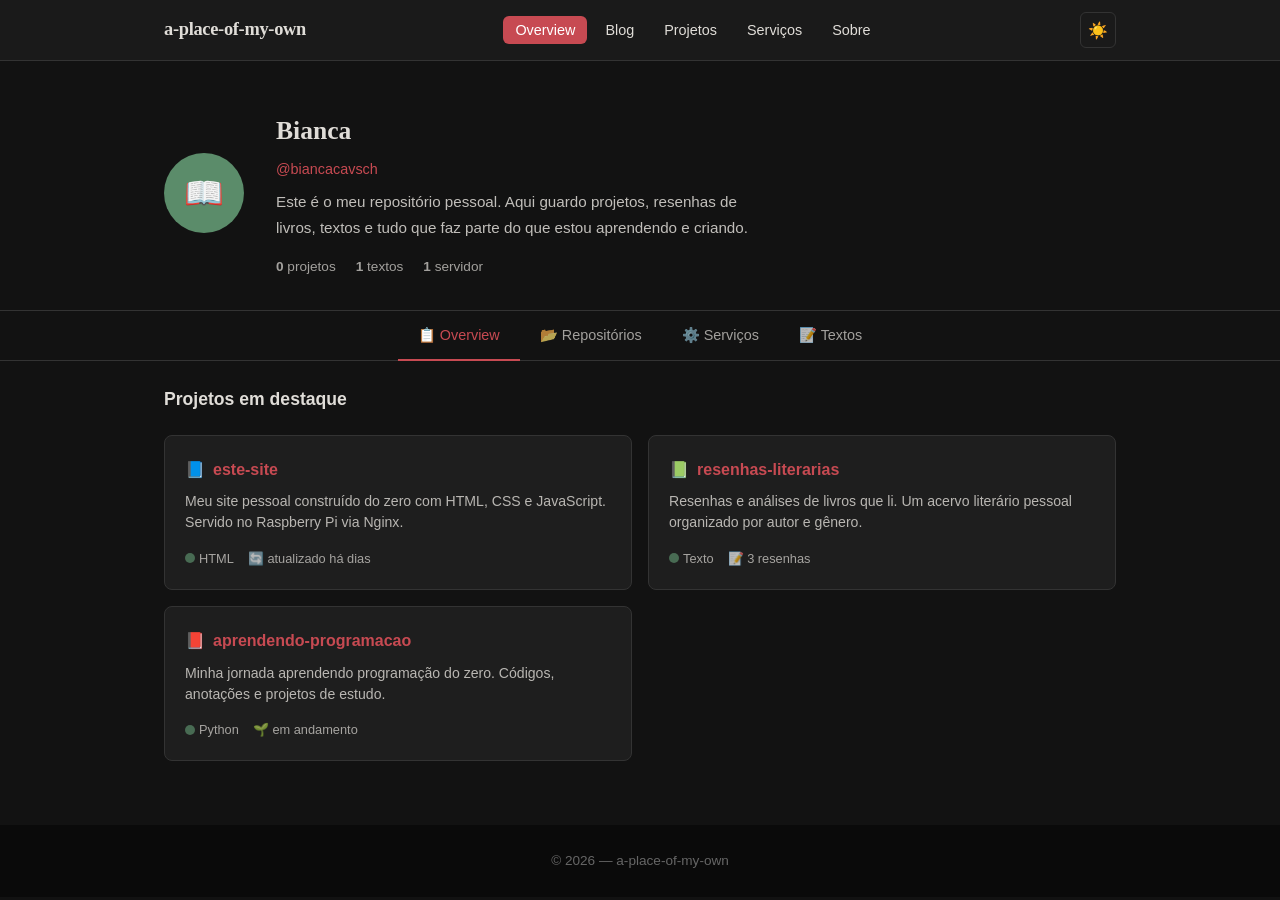
<file: index.html>
<!DOCTYPE html>
<html lang="pt-BR" data-theme="dark">
<head>
  <meta charset="UTF-8">
  <meta name="viewport" content="width=device-width, initial-scale=1.0">
  <title>A Place of My Own</title>
  <script src="js/cache-buster.js"></script>
</head>
<body>

  <header>
    <div class="container header-flex">
      <a href="index.html" class="logo">a-place-of-my-own</a>
      <nav>
        <ul class="menu">
          <li><a href="index.html" class="ativo">Overview</a></li>
          <li><a href="blog.html">Blog</a></li>
          <li><a href="projetos.html">Projetos</a></li>
          <li><a href="servicos.html">Serviços</a></li>
          <li><a href="sobre.html">Sobre</a></li>
        </ul>
      </nav>
      <button id="toggle-tema" aria-label="Alternar tema">☀️</button>
    </div>
  </header>

  <main>
    <section class="perfil">
      <div class="container perfil-flex">
        <div class="perfil-avatar">📖</div>
        <div class="perfil-info">
          <h1>Bianca</h1>
          <div class="handle">@biancacavsch</div>
          <p class="bio">
            Este é o meu repositório pessoal. Aqui guardo projetos, resenhas de livros,
            textos e tudo que faz parte do que estou aprendendo e criando.
          </p>
          <div class="perfil-stats">
            <span><strong id="repo-count">0</strong> projetos</span>
            <span><strong id="post-count">0</strong> textos</span>
            <span><strong>1</strong> servidor</span>
          </div>
        </div>
      </div>
    </section>

    <nav class="aba-nav">
      <div class="container" style="display:flex;">
        <a href="index.html" class="ativo">📋 Overview</a>
        <a href="projetos.html">📂 Repositórios</a>
        <a href="servicos.html">⚙️ Serviços</a>
        <a href="blog.html">📝 Textos</a>
      </div>
    </nav>

    <section class="repo-list">
      <div class="container">
        <div class="repo-list-header">
          <h2>Projetos em destaque</h2>
        </div>
        <div class="repo-grid" id="home-repos">
          <div class="repo-card">
            <div class="repo-card-top">
              <span class="repo-icone">📘</span>
              <h3><a href="projetos.html">este-site</a></h3>
            </div>
            <p class="repo-desc">
              Meu site pessoal construído do zero com HTML, CSS e JavaScript.
              Servido no Raspberry Pi via Nginx.
            </p>
            <div class="repo-meta">
              <span class="repo-linguagem">HTML</span>
              <span>🔄 atualizado há dias</span>
            </div>
          </div>

          <div class="repo-card">
            <div class="repo-card-top">
              <span class="repo-icone">📗</span>
              <h3><a href="blog.html">resenhas-literarias</a></h3>
            </div>
            <p class="repo-desc">
              Resenhas e análises de livros que li. Um acervo literário
              pessoal organizado por autor e gênero.
            </p>
            <div class="repo-meta">
              <span class="repo-linguagem">Texto</span>
              <span>📝 3 resenhas</span>
            </div>
          </div>

          <div class="repo-card">
            <div class="repo-card-top">
              <span class="repo-icone">📕</span>
              <h3><a href="sobre.html">aprendendo-programacao</a></h3>
            </div>
            <p class="repo-desc">
              Minha jornada aprendendo programação do zero. Códigos,
              anotações e projetos de estudo.
            </p>
            <div class="repo-meta">
              <span class="repo-linguagem">Python</span>
              <span>🌱 em andamento</span>
            </div>
          </div>
        </div>
      </div>
    </section>
  </main>

  <script>
    fetch("data/posts.json").then(r => r.json()).then(p => {
      document.getElementById("post-count").textContent = p.length;
    }).catch(() => {});
  </script>

  <footer>
    <div class="container">
      <p>&copy; 2026 — a-place-of-my-own</p>
    </div>
  </footer>

  <script src="js/main.js"></script>
</body>
</html>
</file>
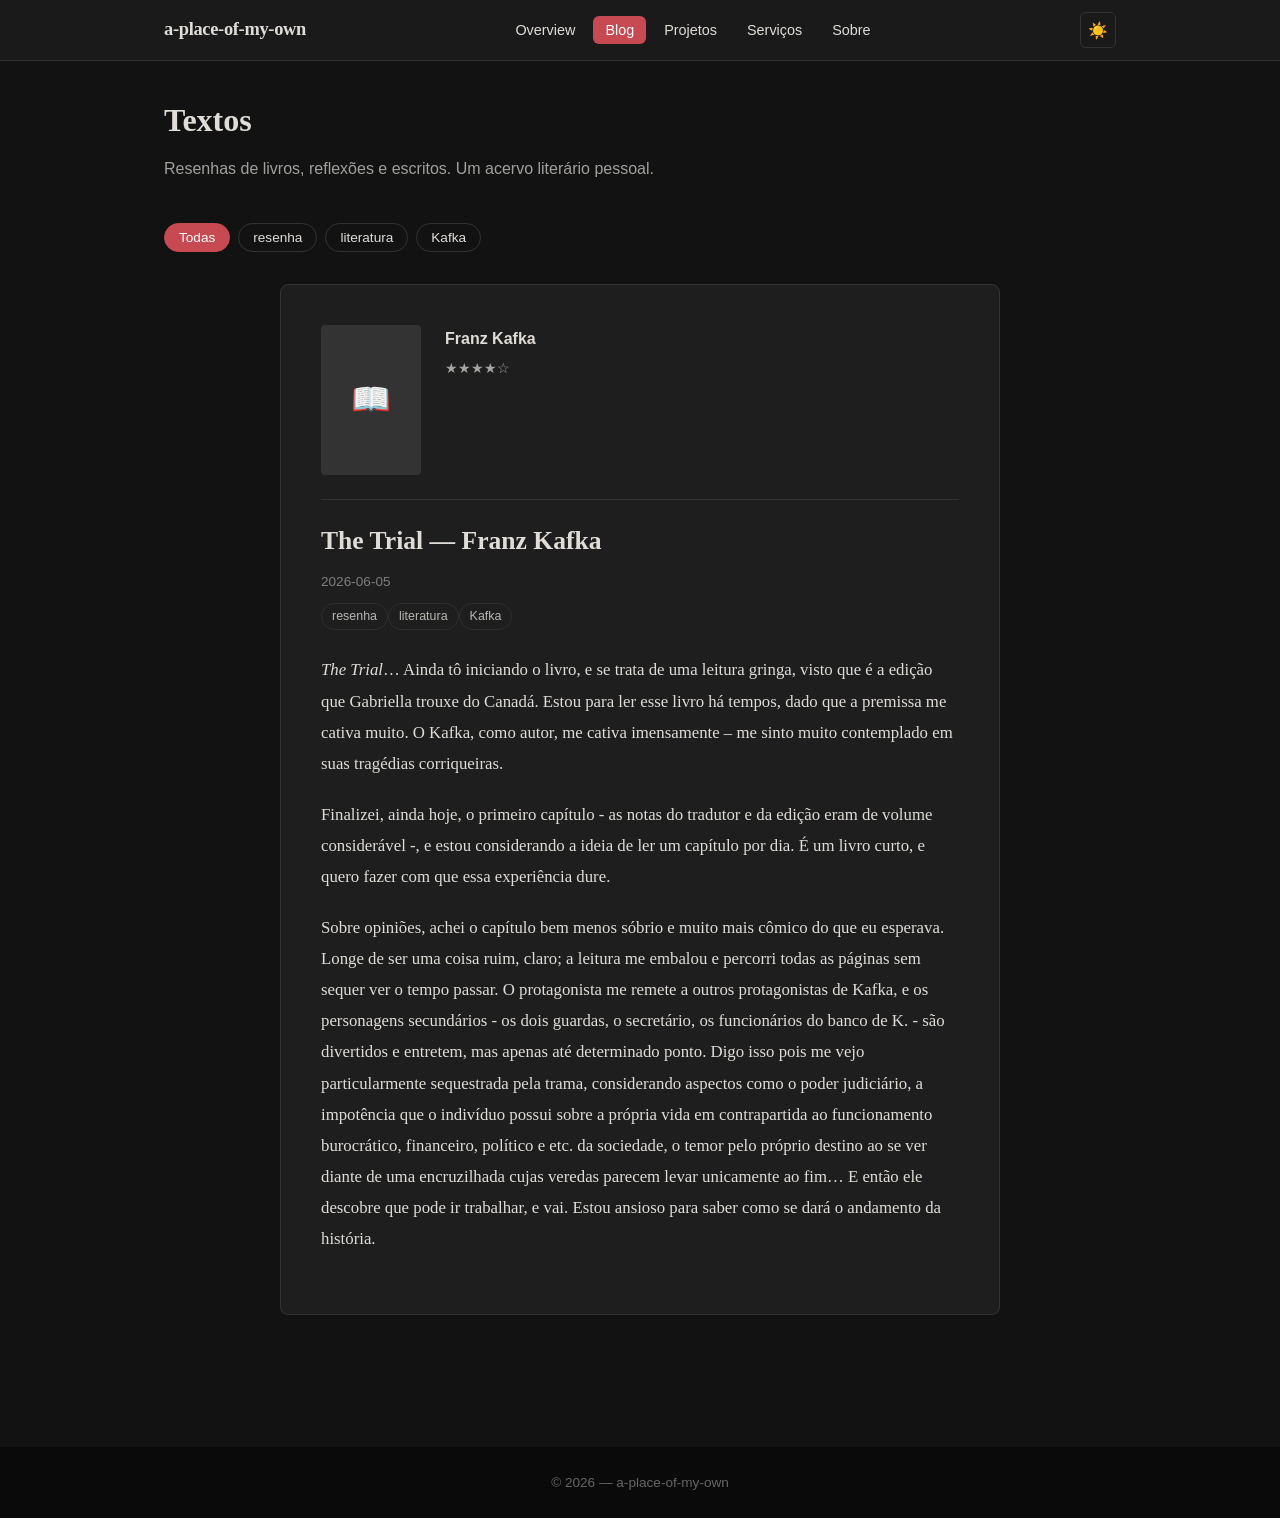
<file: blog.html>
<!DOCTYPE html>
<html lang="pt-BR" data-theme="dark">
<head>
  <meta charset="UTF-8">
  <meta name="viewport" content="width=device-width, initial-scale=1.0">
  <title>Textos — A Place of My Own</title>
  <script src="js/cache-buster.js"></script>
</head>
<body>

  <header>
    <div class="container header-flex">
      <a href="index.html" class="logo">a-place-of-my-own</a>
      <nav>
        <ul class="menu">
          <li><a href="index.html">Overview</a></li>
          <li><a href="blog.html" class="ativo">Blog</a></li>
          <li><a href="projetos.html">Projetos</a></li>
          <li><a href="servicos.html">Serviços</a></li>
          <li><a href="sobre.html">Sobre</a></li>
        </ul>
      </nav>
      <button id="toggle-tema" aria-label="Alternar tema">☀️</button>
    </div>
  </header>

  <main>
    <section class="pagina-blog">
      <div class="container">
        <div class="blog-header">
          <h1>Textos</h1>
          <p class="subtitulo">
            Resenhas de livros, reflexões e escritos. Um acervo literário pessoal.
          </p>
        </div>

        <div class="blog-filtro" id="filtro-tags">
          <button class="ativo" data-filtro="todas">Todas</button>
        </div>

        <div id="lista-posts">
          <p class="carregando">Carregando textos...</p>
        </div>
      </div>
    </section>
  </main>

  <footer>
    <div class="container">
      <p>&copy; 2026 — a-place-of-my-own</p>
    </div>
  </footer>

  <script src="js/main.js"></script>
  <script src="js/blog.js"></script>
</body>
</html>
</file>
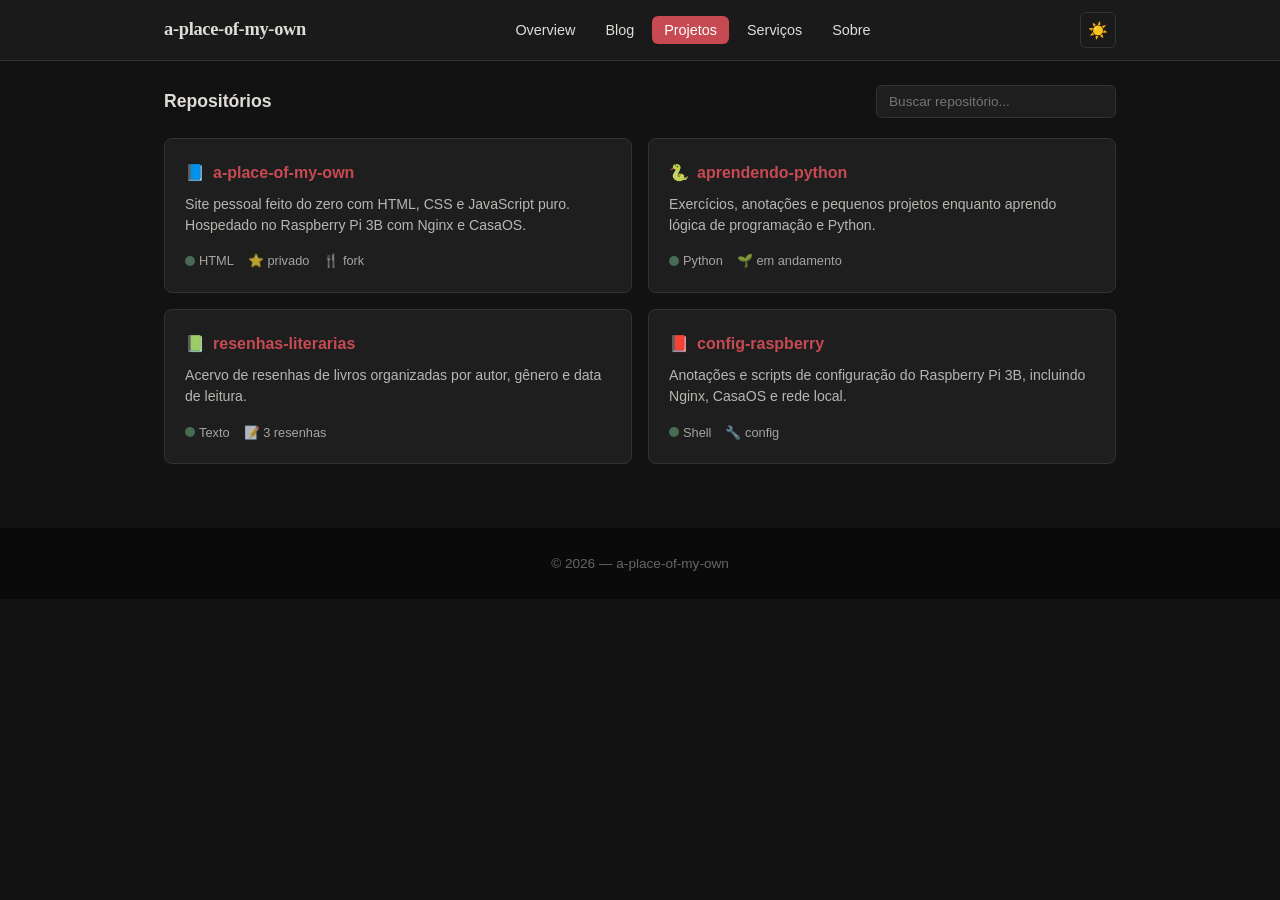
<file: projetos.html>
<!DOCTYPE html>
<html lang="pt-BR" data-theme="dark">
<head>
  <meta charset="UTF-8">
  <meta name="viewport" content="width=device-width, initial-scale=1.0">
  <title>Projetos — A Place of My Own</title>
  <script src="js/cache-buster.js"></script>
</head>
<body>

  <header>
    <div class="container header-flex">
      <a href="index.html" class="logo">a-place-of-my-own</a>
      <nav>
        <ul class="menu">
          <li><a href="index.html">Overview</a></li>
          <li><a href="blog.html">Blog</a></li>
          <li><a href="projetos.html" class="ativo">Projetos</a></li>
          <li><a href="servicos.html">Serviços</a></li>
          <li><a href="sobre.html">Sobre</a></li>
        </ul>
      </nav>
      <button id="toggle-tema" aria-label="Alternar tema">☀️</button>
    </div>
  </header>

  <main>
    <section class="repo-list">
      <div class="container">
        <div class="repo-list-header">
          <h2>Repositórios</h2>
          <input type="text" class="repo-search" id="filtro-repos" placeholder="Buscar repositório...">
        </div>

        <div class="repo-grid" id="lista-projetos">
          <div class="repo-card">
            <div class="repo-card-top">
              <span class="repo-icone">📘</span>
              <h3><a href="https://github.com/biancacavsch/a-place-of-my-own" target="_blank">a-place-of-my-own</a></h3>
            </div>
            <p class="repo-desc">
              Site pessoal feito do zero com HTML, CSS e JavaScript puro.
              Hospedado no Raspberry Pi 3B com Nginx e CasaOS.
            </p>
            <div class="repo-meta">
              <span class="repo-linguagem">HTML</span>
              <span>⭐ privado</span>
              <span>🍴 fork</span>
            </div>
          </div>

          <div class="repo-card">
            <div class="repo-card-top">
              <span class="repo-icone">🐍</span>
              <h3>aprendendo-python</h3>
            </div>
            <p class="repo-desc">
              Exercícios, anotações e pequenos projetos enquanto aprendo
              lógica de programação e Python.
            </p>
            <div class="repo-meta">
              <span class="repo-linguagem">Python</span>
              <span>🌱 em andamento</span>
            </div>
          </div>

          <div class="repo-card">
            <div class="repo-card-top">
              <span class="repo-icone">📗</span>
              <h3>resenhas-literarias</h3>
            </div>
            <p class="repo-desc">
              Acervo de resenhas de livros organizadas por autor, gênero
              e data de leitura.
            </p>
            <div class="repo-meta">
              <span class="repo-linguagem">Texto</span>
              <span>📝 3 resenhas</span>
            </div>
          </div>

          <div class="repo-card">
            <div class="repo-card-top">
              <span class="repo-icone">📕</span>
              <h3>config-raspberry</h3>
            </div>
            <p class="repo-desc">
              Anotações e scripts de configuração do Raspberry Pi 3B,
              incluindo Nginx, CasaOS e rede local.
            </p>
            <div class="repo-meta">
              <span class="repo-linguagem">Shell</span>
              <span>🔧 config</span>
            </div>
          </div>
        </div>
      </div>
    </section>
  </main>

  <footer>
    <div class="container">
      <p>&copy; 2026 — a-place-of-my-own</p>
    </div>
  </footer>

  <script>
    document.getElementById("filtro-repos")?.addEventListener("input", function() {
      const termo = this.value.toLowerCase();
      document.querySelectorAll("#lista-projetos .repo-card").forEach(card => {
        const titulo = card.querySelector("h3")?.textContent?.toLowerCase() || "";
        card.style.display = titulo.includes(termo) ? "" : "none";
      });
    });
  </script>

  <script src="js/main.js"></script>
</body>
</html>
</file>
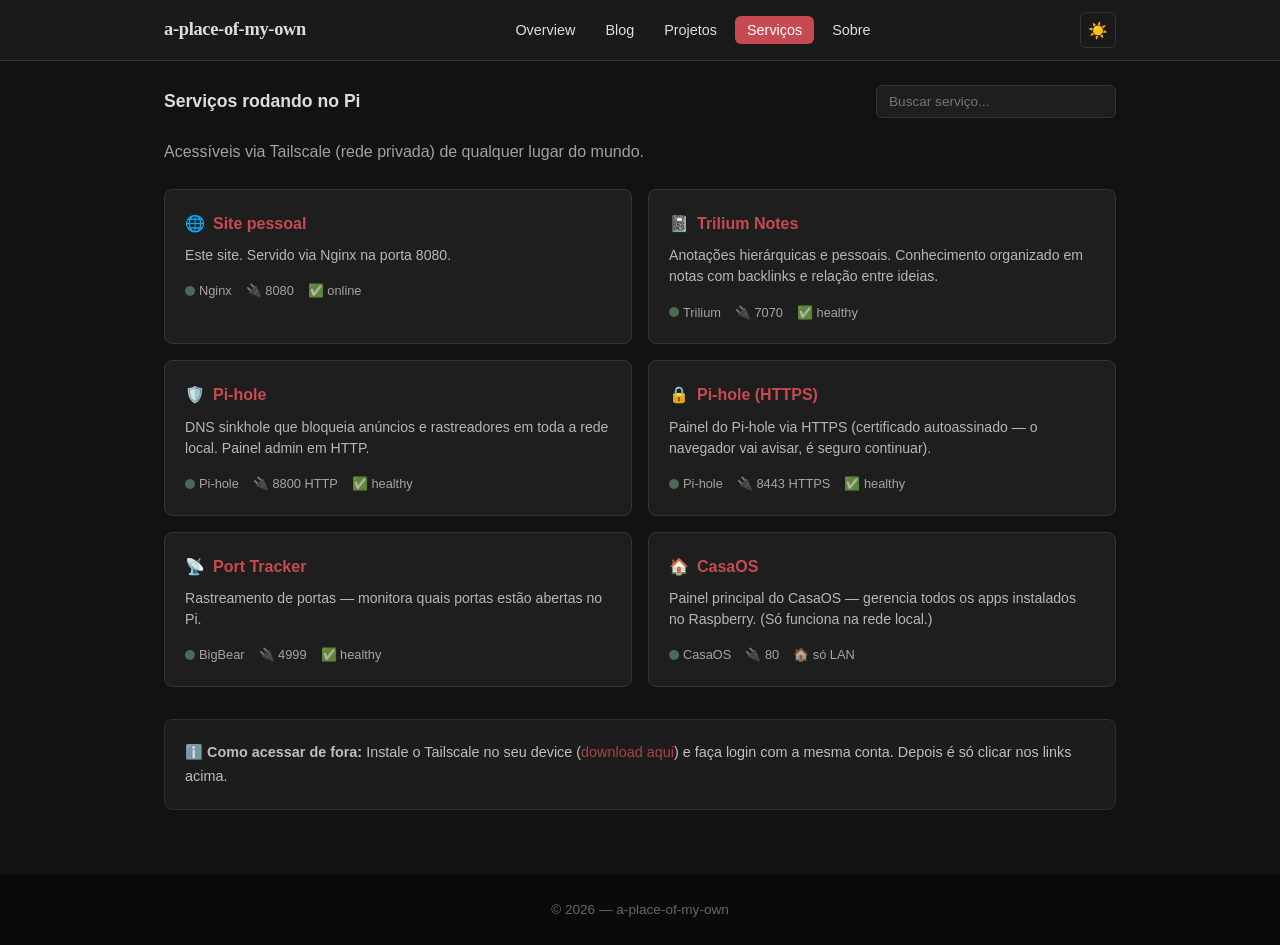
<file: servicos.html>
<!DOCTYPE html>
<html lang="pt-BR" data-theme="dark">
<head>
  <meta charset="UTF-8">
  <meta name="viewport" content="width=device-width, initial-scale=1.0">
  <title>Serviços — A Place of My Own</title>
  <script src="js/cache-buster.js"></script>
</head>
<body>

  <header>
    <div class="container header-flex">
      <a href="index.html" class="logo">a-place-of-my-own</a>
      <nav>
        <ul class="menu">
          <li><a href="index.html">Overview</a></li>
          <li><a href="blog.html">Blog</a></li>
          <li><a href="projetos.html">Projetos</a></li>
          <li><a href="servicos.html" class="ativo">Serviços</a></li>
          <li><a href="sobre.html">Sobre</a></li>
        </ul>
      </nav>
      <button id="toggle-tema" aria-label="Alternar tema">☀️</button>
    </div>
  </header>

  <main>
    <section class="repo-list">
      <div class="container">
        <div class="repo-list-header">
          <h2>Serviços rodando no Pi</h2>
          <input type="text" class="repo-search" id="filtro-servicos" placeholder="Buscar serviço...">
        </div>
        <p class="subtitulo" style="margin-bottom: 24px; opacity: 0.7;">
          Acessíveis via Tailscale (rede privada) de qualquer lugar do mundo.
        </p>

        <div class="repo-grid">
          <div class="repo-card">
            <div class="repo-card-top">
              <span class="repo-icone">🌐</span>
              <h3><a href="http://100.66.151.93:8080" target="_blank">Site pessoal</a></h3>
            </div>
            <p class="repo-desc">
              Este site. Servido via Nginx na porta 8080.
            </p>
            <div class="repo-meta">
              <span class="repo-linguagem">Nginx</span>
              <span>🔌 8080</span>
              <span>✅ online</span>
            </div>
          </div>

          <div class="repo-card">
            <div class="repo-card-top">
              <span class="repo-icone">📓</span>
              <h3><a href="http://100.66.151.93:7070" target="_blank">Trilium Notes</a></h3>
            </div>
            <p class="repo-desc">
              Anotações hierárquicas e pessoais. Conhecimento organizado
              em notas com backlinks e relação entre ideias.
            </p>
            <div class="repo-meta">
              <span class="repo-linguagem">Trilium</span>
              <span>🔌 7070</span>
              <span>✅ healthy</span>
            </div>
          </div>

          <div class="repo-card">
            <div class="repo-card-top">
              <span class="repo-icone">🛡️</span>
              <h3><a href="http://100.66.151.93:8800/admin/" target="_blank">Pi-hole</a></h3>
            </div>
            <p class="repo-desc">
              DNS sinkhole que bloqueia anúncios e rastreadores em toda
              a rede local. Painel admin em HTTP.
            </p>
            <div class="repo-meta">
              <span class="repo-linguagem">Pi-hole</span>
              <span>🔌 8800 HTTP</span>
              <span>✅ healthy</span>
            </div>
          </div>

          <div class="repo-card">
            <div class="repo-card-top">
              <span class="repo-icone">🔒</span>
              <h3><a href="https://100.66.151.93:8443/admin/" target="_blank">Pi-hole (HTTPS)</a></h3>
            </div>
            <p class="repo-desc">
              Painel do Pi-hole via HTTPS (certificado autoassinado —
              o navegador vai avisar, é seguro continuar).
            </p>
            <div class="repo-meta">
              <span class="repo-linguagem">Pi-hole</span>
              <span>🔌 8443 HTTPS</span>
              <span>✅ healthy</span>
            </div>
          </div>

          <div class="repo-card">
            <div class="repo-card-top">
              <span class="repo-icone">📡</span>
              <h3><a href="http://100.66.151.93:4999" target="_blank">Port Tracker</a></h3>
            </div>
            <p class="repo-desc">
              Rastreamento de portas — monitora quais portas estão
              abertas no Pi.
            </p>
            <div class="repo-meta">
              <span class="repo-linguagem">BigBear</span>
              <span>🔌 4999</span>
              <span>✅ healthy</span>
            </div>
          </div>

          <div class="repo-card">
            <div class="repo-card-top">
              <span class="repo-icone">🏠</span>
              <h3><a href="http://192.168.11.127" target="_blank">CasaOS</a></h3>
            </div>
            <p class="repo-desc">
              Painel principal do CasaOS — gerencia todos os apps
              instalados no Raspberry. (Só funciona na rede local.)
            </p>
            <div class="repo-meta">
              <span class="repo-linguagem">CasaOS</span>
              <span>🔌 80</span>
              <span>🏠 só LAN</span>
            </div>
          </div>
        </div>

        <div style="margin-top: 32px; padding: 20px; background: var(--cor-card); border: 1px solid var(--cor-borda); border-radius: 8px; font-size: 0.9rem; opacity: 0.85;">
          <strong>ℹ️ Como acessar de fora:</strong> Instale o Tailscale no seu device
          (<a href="https://tailscale.com/download" target="_blank">download aqui</a>)
          e faça login com a mesma conta. Depois é só clicar nos links acima.
        </div>
      </div>
    </section>
  </main>

  <footer>
    <div class="container">
      <p>&copy; 2026 — a-place-of-my-own</p>
    </div>
  </footer>

  <script src="js/main.js"></script>
  <script>
    document.getElementById("filtro-servicos")?.addEventListener("input", function() {
      const termo = this.value.toLowerCase();
      document.querySelectorAll(".repo-grid .repo-card").forEach(card => {
        const titulo = card.querySelector("h3")?.textContent?.toLowerCase() || "";
        const desc = card.querySelector(".repo-desc")?.textContent?.toLowerCase() || "";
        card.style.display = (titulo + " " + desc).includes(termo) ? "" : "none";
      });
    });
  </script>
</body>
</html>
</file>
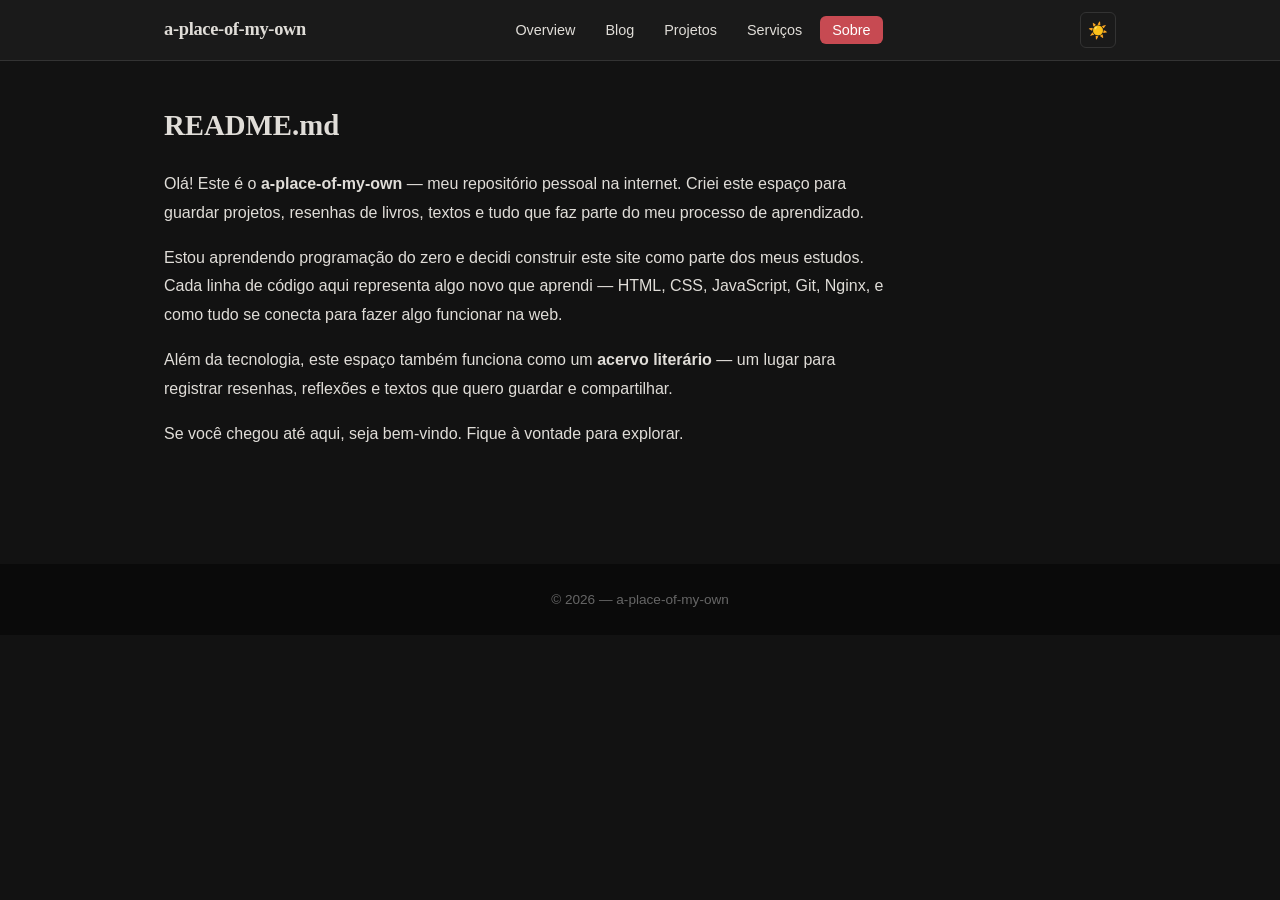
<file: sobre.html>
<!DOCTYPE html>
<html lang="pt-BR" data-theme="dark">
<head>
  <meta charset="UTF-8">
  <meta name="viewport" content="width=device-width, initial-scale=1.0">
  <title>Sobre — A Place of My Own</title>
  <script src="js/cache-buster.js"></script>
</head>
<body>

  <header>
    <div class="container header-flex">
      <a href="index.html" class="logo">a-place-of-my-own</a>
      <nav>
        <ul class="menu">
          <li><a href="index.html">Overview</a></li>
          <li><a href="blog.html">Blog</a></li>
          <li><a href="projetos.html">Projetos</a></li>
          <li><a href="servicos.html">Serviços</a></li>
          <li><a href="sobre.html" class="ativo">Sobre</a></li>
        </ul>
      </nav>
      <button id="toggle-tema" aria-label="Alternar tema">☀️</button>
    </div>
  </header>

  <main>
    <section class="pagina-sobre">
      <div class="container">
        <h1>README.md</h1>
        <p>
          Olá! Este é o <strong>a-place-of-my-own</strong> — meu repositório
          pessoal na internet. Criei este espaço para guardar projetos,
          resenhas de livros, textos e tudo que faz parte do meu processo
          de aprendizado.
        </p>
        <p>
          Estou aprendendo programação do zero e decidi construir este site
          como parte dos meus estudos. Cada linha de código aqui representa
          algo novo que aprendi — HTML, CSS, JavaScript, Git, Nginx, e
          como tudo se conecta para fazer algo funcionar na web.
        </p>
        <p>
          Além da tecnologia, este espaço também funciona como um
          <strong>acervo literário</strong> — um lugar para registrar
          resenhas, reflexões e textos que quero guardar e compartilhar.
        </p>
        <p>
          Se você chegou até aqui, seja bem-vindo. Fique à vontade para
          explorar.
        </p>
      </div>
    </section>
  </main>

  <footer>
    <div class="container">
      <p>&copy; 2026 — a-place-of-my-own</p>
    </div>
  </footer>

  <script src="js/main.js"></script>
</body>
</html>
</file>
